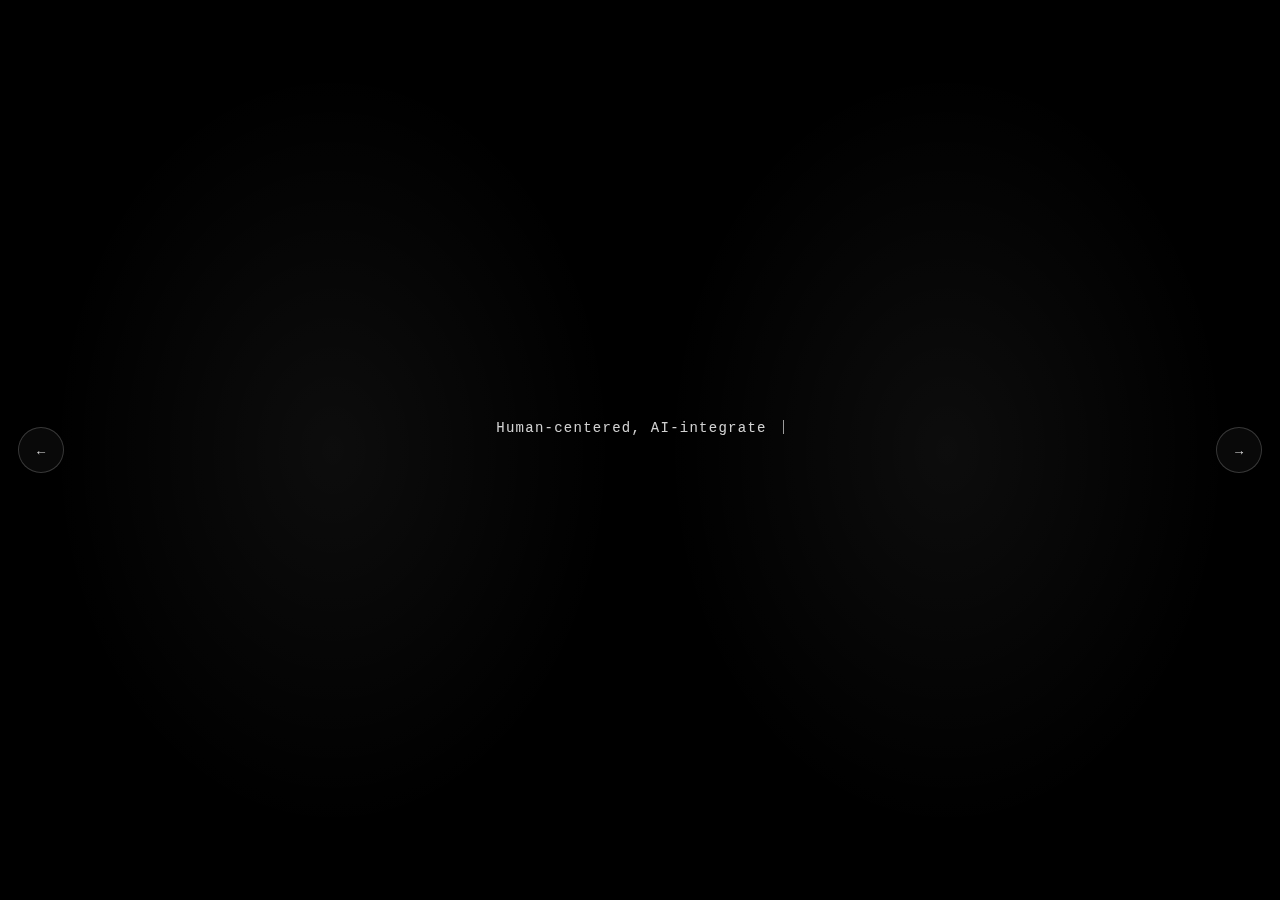
<file: index.html>
<!doctype html>
<html lang="en">
  <head>
    <meta charset="UTF-8" />
    <meta name="viewport" content="width=device-width, initial-scale=1.0" />
    <title>Symbiotic Enterprise Localization System — Duygu TAŞ</title>
    <link rel="stylesheet" href="styles.css" />
  </head>
  <body>
    <main class="app">
      <!-- Nav arrows -->
      <nav class="nav-arrows" aria-label="Scene navigation">
        <button id="nav-prev" class="nav-arrow" type="button" aria-label="Previous">←</button>
        <button id="nav-next" class="nav-arrow" type="button" aria-label="Next">→</button>
      </nav>

      <section id="scene-lobby" class="scene is-active">
        <div class="curtain-wrap" aria-hidden="true">
          <div class="curtain-panel curtain-left"></div>
          <div class="curtain-panel curtain-right"></div>
        </div>

        <div class="lobby-sweep" aria-hidden="true"></div>

        <div class="center-stack">
          <p id="lobby-kicker" class="hero-kicker"></p>
          <h1 id="lobby-title" class="hero-title"></h1>
          <p id="promise-line" class="promise"></p>
          <p id="lobby-subtitle" class="subtitle"></p>
          <p id="lobby-byline" class="byline"></p>
          <button id="enter-btn" class="primary" type="button">Enter the Exhibition</button>
        </div>
      </section>

      <section id="scene-ticket" class="scene">
        <div class="ticket-desk">
          <article id="ticket" class="ticket-card">
            <p class="ticket-label">Your entry pass to an enterprise localization system</p>
            <h2>Exhibition Ticket</h2>

            <p><strong>Client:</strong> AtlasHR (fictional) — Enterprise HR & Payroll SaaS</p>
            <p><strong>Markets:</strong> Turkiye + Italy</p>
            <p><strong>Scope:</strong> UI • Marketing • Help Center • Policies/Terms</p>
            <p><strong>Cadence:</strong> 120k launch + 15k/month updates</p>
            <p><strong>Definition of Done:</strong> On-time delivery + measurable quality + controlled risk</p>
          </article>
          <button id="present-ticket" class="primary" type="button">Present Ticket</button>
        </div>
      </section>

      <section id="scene-about" class="scene">
        <div class="about-wrap">
          <div class="about-card">
            <div class="about-left">
              <img
                id="about-photo"
                class="about-photo"
                src="assets/duygu.jpg"
                alt="Portrait of Duygu TAŞ"
              />
            </div>

            <div class="about-right">
              <p class="about-kicker">About the Curator</p>
              <h2 class="about-title">Duygu TAŞ</h2>

              <p class="about-text">
                I built this as a response to one specific moment: Translated doesn’t hire for “translation”,
                it hires for enterprise delivery leadership. So I created an exhibition that makes my operating system visible.
              </p>

              <p class="about-text">
                My approach is human first and AI-integrated. I treat AI as a co-pilot (never an authority)
                and I design workflows where context, accountability, and measurable quality stay intact.
                (Think: Lara’s philosophy - technology that explains and knows its limits - applied at program level.)
              </p>

              <p class="about-text">
                I work comfortably across the stack: localization operations, linguistic quality, and technical execution.
                I can prototype a bit (HTML/CSS/JS), automate small tasks (basic Python), and design NLP aware governance:
                terminology constraints, ambiguity routing, and feedback loops that reduce rework month over month.
              </p>

              <p class="about-text">
                This exhibit is tailored for <strong>Enterprise Accounts</strong>: onboarding, launches, SLAs, risk control,
                and business reviews driven by production data not opinions. If you need a PM who can move quickly,
                communicate clearly, and build scalable systems while protecting quality, that’s me.
              </p>

              <div class="case-chip">
                <div class="case-title">Exhibit Scenario — AtlasHR (fictional)</div>
                <div class="case-line">Enterprise SaaS HR & Payroll → Expansion to Turkey & Italy</div>
                <div class="case-line">Scope: UI strings • Marketing pages • Help Center • Policies/Terms</div>
                <div class="case-line">Volume: 120k launch + 15k/month updates • Governance: SLA + risk register + KPI dashboard</div>
              </div>

              <div class="about-micro">
                <span>Tools & mindset:</span> MTPE • Context packs • QA taxonomy • RCA/CAPA • Matecat-style workflow thinking • KPI reviews
              </div>
            </div>
          </div>
        </div>
      </section>

      <section id="scene-gallery" class="scene">
        <div class="dust" aria-hidden="true"></div>
        <h2 class="gallery-title">Curated Rooms</h2>
        <div id="gallery-wall" class="gallery-wall">
          <article class="frame" data-frame="1"><h3>I. Context Room</h3><p>Audience, tone, product intent, constraints.</p></article>
          <article class="frame" data-frame="2"><h3>II. Symbiosis Workshop</h3><p>NLP-assisted workflow design with human accountability.</p></article>
          <article class="frame" data-frame="3"><h3>III. Workflow Corridor</h3><p>Intake → prep → production → QA → delivery.</p></article>
          <article class="frame" data-frame="4"><h3>IV. QA Atelier</h3><p>Taxonomy + severity weighting + linguistic risk modeling.</p></article>
          <article class="frame" data-frame="5"><h3>V. Metrics Chamber</h3><p>OTD, QA, rework, TAT, and risks in one view.</p></article>
          <article class="frame" data-frame="6"><h3>VI. 30-60-90 Wing</h3><p>Measurable impact planning with governance milestones.</p></article>
        </div>
        <button id="to-exit" class="primary secondary" type="button">Continue to Exit Hall</button>
      </section>

      <section id="scene-exit" class="scene">
        <div class="exit-wrap">
          <h2>Exit Hall</h2>
          <div class="kpi-strip">
            <span>OTD: 96%</span><span>QA Pass: 98%</span><span>TAT: -12%</span><span>Open Risks: -25%</span>
          </div>
          <p class="plan">30-60-90: Baseline → Optimize → Scale with control.</p>
          <div class="actions">
            <a class="primary link-btn" href="https://github.com/duyiyi05/translated" target="_blank" rel="noreferrer">View the Repo Artifacts</a>
            <a class="primary link-btn secondary" href="https://www.linkedin.com/in/duygu-ta%C5%9F-%E6%9D%9C%E4%BE%9D%E4%BE%9D/" target="_blank" rel="noreferrer">
              Contact / LinkedIn
            </a>
          </div>

          <div class="contact-card">
            <div class="contact-title">Contact</div>
            <div class="contact-line">Duygu TAŞ</div>
            <div class="contact-line">+90 542 374 7442</div>
            <div class="contact-line">duygutasw@hotmail.com</div>
          </div>
        </div>
      </section>
    </main>

    <div id="modal" class="modal" aria-hidden="true">
      <div class="modal-card" role="dialog" aria-modal="true">
        <button id="close-modal" class="close" type="button">Close</button>
        <h3 id="modal-title"></h3>
        <p id="modal-note" class="modal-note"></p>
        <button id="reveal-btn" class="primary secondary" type="button">Reveal</button>
        <ul id="modal-list" class="modal-list"></ul>
        <div class="artifacts-row">
          <span>Artifacts:</span>
          <a href="assets/risk-register.md" target="_blank" rel="noreferrer">Risk Register</a>
          <a href="assets/quality-taxonomy.md" target="_blank" rel="noreferrer">Quality Taxonomy</a>
          <a href="assets/clarification-log.md" target="_blank" rel="noreferrer">Clarification Log</a>
          <a href="assets/business-review-template.md" target="_blank" rel="noreferrer">Business Review Template</a>
        </div>
      </div>
    </div>

    <script src="script.js"></script>
  </body>
</html>
</file>
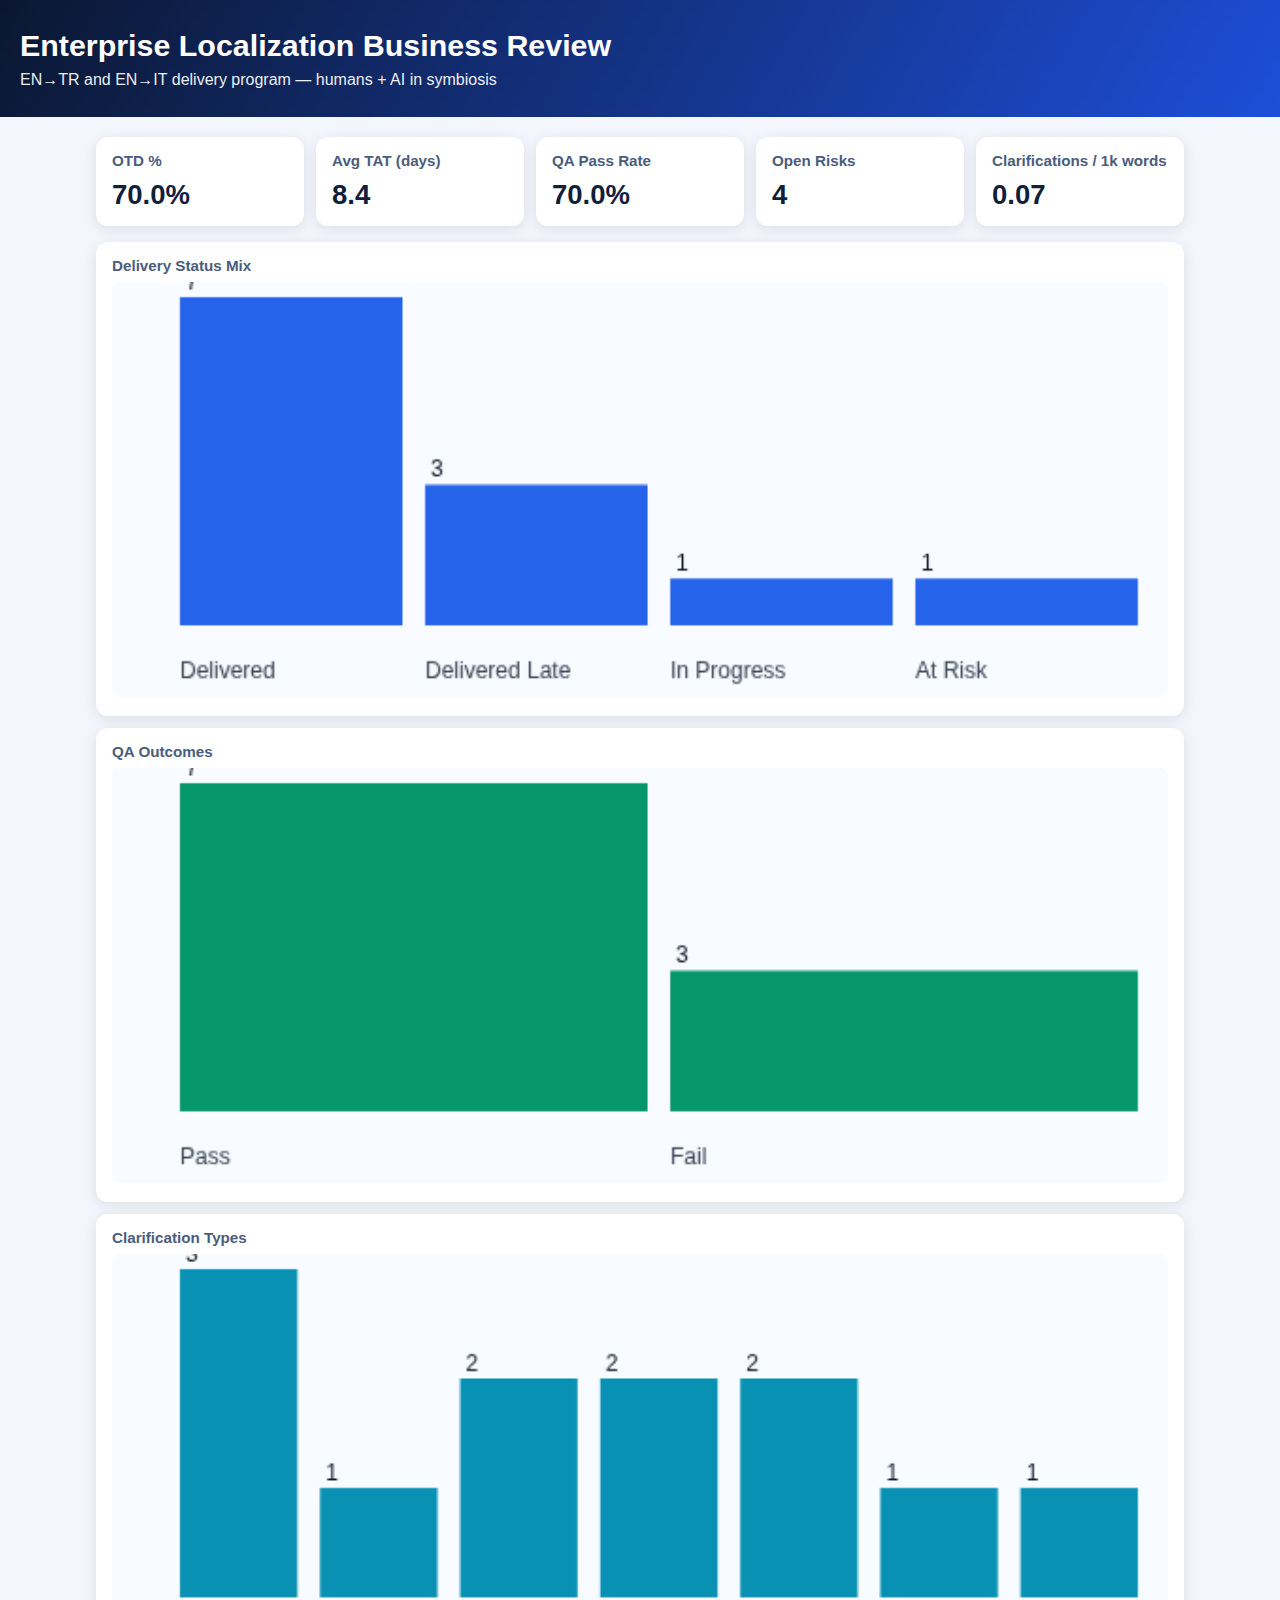
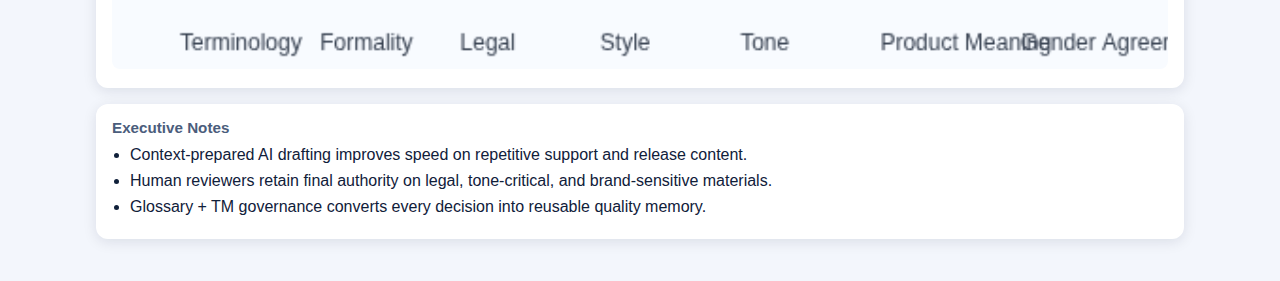
<file: dashboard/index.html>
<!doctype html>
<html lang="en">
  <head>
    <meta charset="UTF-8" />
    <meta name="viewport" content="width=device-width, initial-scale=1.0" />
    <title>Symbiotic Enterprise Localization PM Dashboard</title>
    <link rel="stylesheet" href="styles.css" />
  </head>
  <body>
    <header>
      <h1>Enterprise Localization Business Review</h1>
      <p>EN→TR and EN→IT delivery program — humans + AI in symbiosis</p>
    </header>

    <main>
      <section class="kpi-grid" aria-label="KPI cards">
        <article class="card"><h2>OTD %</h2><p id="kpi-otd">—</p></article>
        <article class="card"><h2>Avg TAT (days)</h2><p id="kpi-tat">—</p></article>
        <article class="card"><h2>QA Pass Rate</h2><p id="kpi-qa">—</p></article>
        <article class="card"><h2>Open Risks</h2><p id="kpi-risks">—</p></article>
        <article class="card"><h2>Clarifications / 1k words</h2><p id="kpi-clar">—</p></article>
      </section>

      <section class="charts">
        <article class="card chart-card">
          <h2>Delivery Status Mix</h2>
          <canvas id="status-chart" width="560" height="220"></canvas>
        </article>

        <article class="card chart-card">
          <h2>QA Outcomes</h2>
          <canvas id="qa-chart" width="560" height="220"></canvas>
        </article>

        <article class="card chart-card">
          <h2>Clarification Types</h2>
          <canvas id="clar-chart" width="560" height="220"></canvas>
        </article>
      </section>

      <section class="card">
        <h2>Executive Notes</h2>
        <ul>
          <li>Context-prepared AI drafting improves speed on repetitive support and release content.</li>
          <li>Human reviewers retain final authority on legal, tone-critical, and brand-sensitive materials.</li>
          <li>Glossary + TM governance converts every decision into reusable quality memory.</li>
        </ul>
      </section>
    </main>

    <script src="app.js"></script>
  </body>
</html>
</file>
<file: styles.css>
:root{
  --bg:#050505;
  --fg:#f4f4f4;
  --muted: rgba(244,244,244,.72);
  --thin: rgba(244,244,244,.18);
  --glass: rgba(255,255,255,.06);
  --ease: cubic-bezier(.2,.8,.2,1);
}

*{ box-sizing:border-box; }
html,body{ height:100%; }
body{
  margin:0;
  background: var(--bg);
  color: var(--fg);
  font-family: ui-monospace, SFMono-Regular, Menlo, Monaco, Consolas, "Liberation Mono", "Courier New", monospace;
  overflow-x:hidden;
}

.no-scroll{ overflow:hidden; }

.app{ min-height:100vh; }

/* ---------- Scenes ---------- */
.scene{
  min-height:100vh;
  display:none;
  position:relative;
  padding: clamp(24px, 4vw, 56px);
}

.scene.is-active{
  display:flex;
  align-items:center;
  justify-content:center;
  animation: sceneIn 520ms var(--ease) both;
}

.scene.exit{
  animation: sceneOut 520ms var(--ease) both;
}

@keyframes sceneIn{
  from{ opacity:0; transform: translateY(8px); filter: blur(2px); }
  to{ opacity:1; transform: translateY(0); filter: blur(0); }
}
@keyframes sceneOut{
  from{ opacity:1; transform: translateY(0); filter: blur(0); }
  to{ opacity:0; transform: translateY(-8px); filter: blur(2px); }
}

/* ---------- Nav arrows ---------- */
.nav-arrows{
  position: fixed;
  left: 18px;
  right: 18px;
  top: 50%;
  transform: translateY(-50%);
  display:flex;
  justify-content: space-between;
  pointer-events:none;
  z-index: 60;
}

.nav-arrow{
  pointer-events:auto;
  width: 46px;
  height: 46px;
  border-radius: 999px;
  border: 1px solid rgba(255,255,255,.22);
  background: rgba(255,255,255,.04);
  color: var(--fg);
  cursor: pointer;
  transition: transform 320ms var(--ease), background 320ms var(--ease), border-color 320ms var(--ease), opacity 320ms var(--ease);
  opacity: .9;
}

.nav-arrow:hover{
  transform: translateY(-1px);
  background: rgba(255,255,255,.07);
  border-color: rgba(255,255,255,.5);
}

.nav-arrow.is-hidden{
  opacity: 0;
  pointer-events: none;
}

/* ---------- Lobby ---------- */
.center-stack{
  text-align:center;
  max-width: 980px;
  width:100%;
}

.hero-kicker{
  margin:0 0 10px;
  letter-spacing:.14em;
  opacity:.85;
}

.hero-title{
  font-size: clamp(38px, 6vw, 86px);
  margin:0;
  letter-spacing:.04em;
}

.promise{
  margin: 18px auto 0;
  font-size: 14px;
  letter-spacing: .09em;
  opacity: .86;
  min-height: 22px;
  position:relative;
}
.promise::after{
  content:"";
  display:inline-block;
  width:10px; height:14px;
  margin-left:6px;
  border-right:1px solid rgba(255,255,255,.7);
  transform: translateY(2px);
  animation: caret 900ms steps(1,end) infinite;
}
.promise.is-done::after{ display:none; }
@keyframes caret{ 50%{ opacity:0; } }

.subtitle{
  margin: 10px 0 0;
  opacity:.8;
  letter-spacing:.1em;
}

.byline{
  margin: 8px 0 20px;
  opacity:.7;
  font-style: italic;
}

.primary{
  border: 1px solid rgba(255,255,255,.45);
  background: rgba(255,255,255,.03);
  color: var(--fg);
  padding: 12px 20px;
  border-radius: 999px;
  cursor:pointer;
  transition: transform 350ms var(--ease), background 350ms var(--ease), border-color 350ms var(--ease), opacity 350ms var(--ease);
  letter-spacing:.02em;
}
.primary:hover{
  transform: translateY(-1px);
  background: rgba(255,255,255,.07);
  border-color: rgba(255,255,255,.7);
}
.primary:active{ transform: translateY(0px) scale(.99); }
.primary.secondary{
  margin-top: 18px;
  opacity:.9;
}

.link-btn{
  text-decoration:none;
  display:inline-flex;
  align-items:center;
  justify-content:center;
}

/* Curtain: subtle museum entrance */
.curtain-wrap{
  position:absolute;
  inset:0;
  pointer-events:none;
}
.curtain-panel{
  position:absolute;
  top:0; bottom:0;
  width:52%;
  background: radial-gradient(ellipse at center, rgba(255,255,255,.05), rgba(255,255,255,.00) 60%), #000;
  filter: blur(.2px);
}
.curtain-left{ left:0; transform-origin:left; }
.curtain-right{ right:0; transform-origin:right; }

#scene-lobby.is-active .curtain-left{
  animation: curtainLeft 1400ms var(--ease) 120ms both;
}
#scene-lobby.is-active .curtain-right{
  animation: curtainRight 1400ms var(--ease) 120ms both;
}
#scene-lobby.exit .curtain-left,
#scene-lobby.exit .curtain-right{
  opacity:.2;
}
@keyframes curtainLeft{
  from{ transform: translateX(0); }
  to{ transform: translateX(-95%); }
}
@keyframes curtainRight{
  from{ transform: translateX(0); }
  to{ transform: translateX(95%); }
}

/* Lobby sweep light */
.lobby-sweep{
  position:absolute;
  inset:0;
  pointer-events:none;
  background:
    radial-gradient(900px 480px at -20% 55%, rgba(255,255,255,.0), rgba(255,255,255,.0) 55%),
    rgba(0,0,0,0);
  opacity: 0;
}

#scene-lobby.is-active .lobby-sweep{
  opacity: 1;
  animation: sweep 1100ms var(--ease) both;
}

@keyframes sweep{
  0%{
    background: radial-gradient(900px 480px at -20% 55%, rgba(255,255,255,.0), rgba(255,255,255,.0) 55%), rgba(0,0,0,0);
  }
  65%{
    background: radial-gradient(900px 480px at 120% 55%, rgba(255,255,255,.22), rgba(255,255,255,.0) 60%), rgba(0,0,0,0);
  }
  100%{
    background: radial-gradient(700px 380px at 50% 48%, rgba(255,255,255,.16), rgba(255,255,255,.0) 62%), rgba(0,0,0,0);
  }
}

/* ---------- Ticket Desk ---------- */
.ticket-desk{
  display:flex;
  flex-direction:column;
  align-items:center;
  gap: 22px;
  width:min(820px, 100%);
}

.ticket-card{
  width: min(680px, 100%);
  background: rgba(255,255,255,.03);
  border: 1px solid rgba(255,255,255,.20);
  border-radius: 18px;
  padding: 22px 22px 18px;
  position:relative;
  transform: translateY(16px);
  opacity:0;
  box-shadow: 0 20px 60px rgba(0,0,0,.45);
  overflow:hidden;
}

.ticket-card h2{
  margin:10px 0 14px;
  letter-spacing:.06em;
}

.ticket-card p{
  margin: 8px 0;
  opacity:.86;
}

.ticket-label{
  margin:0;
  opacity:.72;
  letter-spacing:.1em;
  font-size: 12px;
}

.ticket-card::before{
  content:"";
  position:absolute;
  inset:-40%;
  background: radial-gradient(circle at 20% 30%, rgba(255,255,255,.12), transparent 45%);
  transform: rotate(12deg);
  pointer-events:none;
}

.ticket-in{
  animation: ticketIn 720ms var(--ease) both;
}
@keyframes ticketIn{
  from{ opacity:0; transform: translateY(18px) scale(.98); }
  to{ opacity:1; transform: translateY(0) scale(1); }
}

.ticket-presented{
  animation: ticketPresented 520ms var(--ease) both;
}
@keyframes ticketPresented{
  to{ transform: translateY(-6px); }
}

/* ---------- About ---------- */
.about-wrap{
  width: min(980px, 100%);
  display:flex;
  justify-content:center;
}

.about-card{
  width: 100%;
  border-radius: 22px;
  border: 1px solid rgba(255,255,255,.12);
  background: rgba(255,255,255,.02);
  display:grid;
  grid-template-columns: 320px 1fr;
  overflow:hidden;
}

.about-left{
  padding: 18px;
  display:flex;
  align-items:center;
  justify-content:center;
  background: rgba(255,255,255,.03);
  border-right: 1px solid rgba(255,255,255,.10);
}

.about-photo{
  width: 100%;
  max-width: 260px;
  aspect-ratio: 3 / 4;
  object-fit: cover;
  border-radius: 18px;
  border: 1px solid rgba(255,255,255,.16);
  background: rgba(255,255,255,.03);
  box-shadow: 0 18px 60px rgba(0,0,0,.35);
}

.about-right{
  padding: 22px;
}

.about-kicker{
  margin: 0 0 10px;
  letter-spacing: .14em;
  opacity: .78;
}

.about-title{
  margin: 0 0 14px;
  letter-spacing: .08em;
}

.about-text{
  margin: 0 0 12px;
  opacity: .86;
  line-height: 1.55;
  font-size: 14px;
}

.about-micro{
  margin-top: 10px;
  display:flex;
  gap: 10px;
  flex-wrap:wrap;
  opacity:.8;
  letter-spacing: .03em;
  font-size: 12px;
}

@media (max-width: 900px){
  .about-card{ grid-template-columns: 1fr; }
  .about-left{ border-right: none; border-bottom: 1px solid rgba(255,255,255,.10); }
  .about-photo{ max-width: 220px; }
}

/* ---------- Gallery ---------- */
#scene-gallery{
  flex-direction:column;
  justify-content:flex-start;
  gap: 18px;
}

.gallery-title{
  margin: 6px 0 0;
  letter-spacing:.12em;
  opacity:.9;
  text-align:center;
}

.gallery-wall{
  width:min(1100px, 100%);
  margin-top: 10px;
  display:grid;
  grid-template-columns: repeat(3, minmax(0, 1fr));
  gap: 14px;
  padding: 18px;
  border-radius: 22px;
  border: 1px solid rgba(255,255,255,.12);
  background:
    radial-gradient(1200px 700px at var(--mx, 50%) var(--my, 40%), rgba(255,255,255,.08), transparent 55%),
    rgba(255,255,255,.02);
  position:relative;
}

/* Dust */
.dust::before{
  content:"";
  position:absolute;
  inset:0;
  pointer-events:none;
  background-image:
    radial-gradient(circle, rgba(255,255,255,.07) 1px, transparent 1.2px),
    radial-gradient(circle, rgba(255,255,255,.05) 1px, transparent 1.2px);
  background-size: 120px 120px, 180px 180px;
  background-position: 0 0, 30px 60px;
  opacity:.25;
  animation: drift 10s linear infinite;
}
@keyframes drift{
  from{ transform: translateY(0); }
  to{ transform: translateY(-60px); }
}

.frame{
  border-radius: 18px;
  border: 1px solid rgba(255,255,255,.16);
  background: rgba(255,255,255,.03);
  padding: 16px 16px 14px;
  cursor:pointer;
  transition: transform 420ms var(--ease), border-color 420ms var(--ease), background 420ms var(--ease), box-shadow 420ms var(--ease);
  min-height: 140px;
}
.frame:hover{
  transform: translateY(-3px);
  border-color: rgba(255,255,255,.32);
  background: rgba(255,255,255,.05);
  box-shadow: 0 18px 60px rgba(0,0,0,.35);
}
.frame h3{
  margin:0 0 8px;
  letter-spacing:.06em;
  font-size: 16px;
}
.frame p{
  margin:0;
  opacity:.82;
  line-height:1.35;
  font-size: 13px;
}

/* Responsive grid */
@media (max-width: 900px){
  .gallery-wall{ grid-template-columns: 1fr; }
}

/* ---------- Exit ---------- */
.exit-wrap{
  width:min(900px, 100%);
  text-align:center;
}
.kpi-strip{
  margin: 18px auto 16px;
  display:flex;
  flex-wrap:wrap;
  gap:10px;
  justify-content:center;
}
.kpi-strip span{
  border: 1px solid rgba(255,255,255,.16);
  background: rgba(255,255,255,.03);
  padding: 10px 12px;
  border-radius: 999px;
  opacity:.9;
}
.plan{
  opacity:.82;
  margin: 0 0 18px;
}
.actions{
  display:flex;
  gap: 12px;
  justify-content:center;
  flex-wrap:wrap;
}

/* Exit contact */
.contact-card{
  margin: 18px auto 0;
  width: min(520px, 100%);
  border-radius: 18px;
  border: 1px solid rgba(255,255,255,.12);
  background: rgba(255,255,255,.03);
  padding: 14px 16px;
  text-align: center;
}
.contact-title{
  letter-spacing: .14em;
  opacity: .75;
  font-size: 12px;
  margin-bottom: 8px;
}
.contact-line{
  opacity: .88;
  margin: 4px 0;
}

/* ---------- Modal ---------- */
.modal{
  position:fixed;
  inset:0;
  display:none;
  align-items:center;
  justify-content:center;
  padding: 22px;
  background: rgba(0,0,0,.62);
  backdrop-filter: blur(6px);
  z-index: 50;
}

.modal.is-open{ display:flex; }

.modal-card{
  width: min(820px, 100%);
  background: rgba(10,10,10,.92);
  border: 1px solid rgba(255,255,255,.16);
  border-radius: 22px;
  padding: 18px 18px 16px;
  box-shadow: 0 30px 90px rgba(0,0,0,.55);
  animation: pop 420ms var(--ease) both;
}
@keyframes pop{
  from{ opacity:0; transform: translateY(8px) scale(.98); }
  to{ opacity:1; transform: translateY(0) scale(1); }
}

.close{
  float:right;
  border: 1px solid rgba(255,255,255,.16);
  background: rgba(255,255,255,.03);
  color: var(--fg);
  border-radius: 999px;
  padding: 8px 12px;
  cursor:pointer;
}

.modal-note{
  opacity:.82;
  margin-top: 8px;
  margin-bottom: 12px;
  line-height:1.45;
}

.modal-list{
  list-style: none;
  padding: 0;
  margin: 14px 0 10px;
  display:none;
  gap: 10px;
}
.modal-list.is-visible{ display:grid; }
.modal-list li{
  border: 1px solid rgba(255,255,255,.14);
  background: rgba(255,255,255,.03);
  border-radius: 14px;
  padding: 12px 12px;
  opacity:.9;
  line-height:1.35;
}

.artifacts-row{
  margin-top: 10px;
  display:flex;
  gap: 10px;
  flex-wrap:wrap;
  align-items:center;
  opacity:.85;
}
.artifacts-row a{
  color: var(--fg);
  text-decoration:none;
  border-bottom: 1px solid rgba(255,255,255,.25);
}
.artifacts-row a:hover{
  border-bottom-color: rgba(255,255,255,.7);
}

.case-chip{
  margin: 14px 0 12px;
  border: 1px solid rgba(255,255,255,.12);
  background: rgba(255,255,255,.03);
  border-radius: 16px;
  padding: 12px 12px;
}
.case-title{
  letter-spacing: .1em;
  opacity: .85;
  font-size: 12px;
  margin-bottom: 8px;
}
.case-line{
  opacity: .86;
  margin: 4px 0;
  font-size: 13px;
  line-height: 1.4;
}
</file>
<file: dashboard/styles.css>
:root {
  --bg: #f3f6fc;
  --text: #10203a;
  --muted: #4b5d7c;
  --card: #ffffff;
}

* { box-sizing: border-box; }

body {
  margin: 0;
  font-family: Inter, Segoe UI, Roboto, Arial, sans-serif;
  color: var(--text);
  background: var(--bg);
}

header {
  padding: 28px 20px;
  background: linear-gradient(120deg, #0b1731, #1d4ed8);
  color: #fff;
}

header h1 { margin: 0 0 8px; font-size: 1.9rem; }
header p { margin: 0; opacity: .92; }

main {
  max-width: 1120px;
  margin: 20px auto 42px;
  padding: 0 16px;
  display: grid;
  gap: 16px;
}

.kpi-grid {
  display: grid;
  grid-template-columns: repeat(auto-fit, minmax(180px, 1fr));
  gap: 12px;
}

.card {
  background: var(--card);
  border-radius: 12px;
  padding: 15px 16px;
  box-shadow: 0 3px 14px rgba(10, 24, 52, 0.1);
}

.card h2 {
  margin: 0;
  font-size: .95rem;
  color: var(--muted);
}

.card p {
  margin: 10px 0 0;
  font-size: 1.72rem;
  font-weight: 700;
}

.charts {
  display: grid;
  grid-template-columns: 1fr;
  gap: 12px;
}

.chart-card canvas {
  width: 100%;
  height: auto;
  margin-top: 8px;
  border-radius: 8px;
  background: #f8fbff;
}

ul { margin: 10px 0 0; padding-left: 18px; }
li { margin-bottom: 8px; }
</file>
